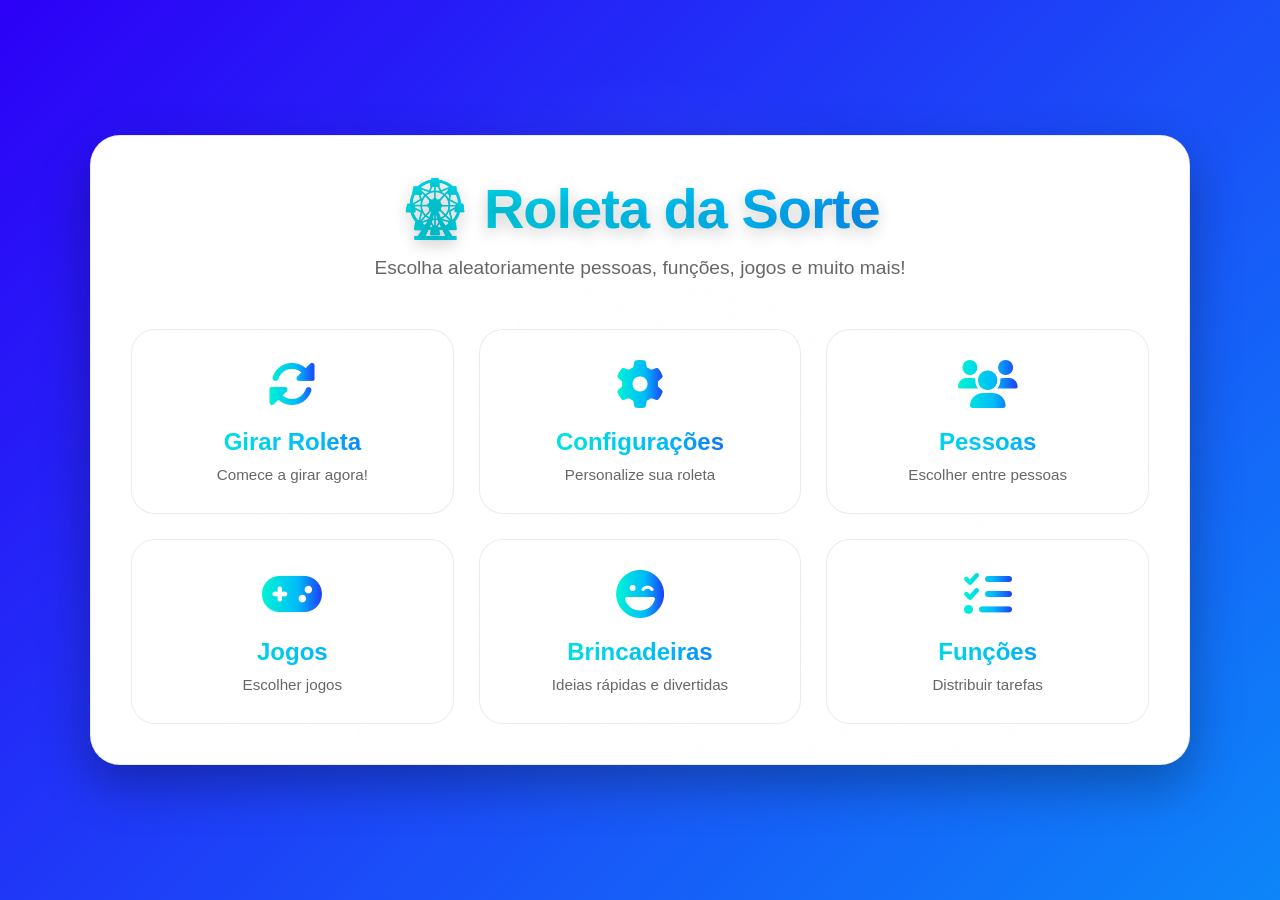
<file: index.html>
<!DOCTYPE html>
<html lang="pt-BR">
<head>
    <meta charset="UTF-8">
    <meta name="viewport" content="width=device-width, initial-scale=1.0">
    <title>Roleta da Sorte</title>
    <link rel="stylesheet" href="css/style.css">
    <link rel="stylesheet" href="css/themes.css">
    <link rel="stylesheet" href="css/responsive.css">
    <link rel="stylesheet" href="https://cdnjs.cloudflare.com/ajax/libs/font-awesome/6.0.0/css/all.min.css">
</head>
<body class="theme-rgb">
    <div class="container">
        <header>
            <h1 data-text="🎡 Roleta da Sorte">🎡 Roleta da Sorte</h1>
            <p>Escolha aleatoriamente pessoas, funções, jogos e muito mais!</p>
        </header>
        
        <div class="options-grid">
            <a href="wheel.html" class="option-card">
                <i class="fas fa-sync-alt"></i>
                <h2>Girar Roleta</h2>
                <p>Comece a girar agora!</p>
            </a>
            
            <a href="settings.html" class="option-card">
                <i class="fas fa-cog"></i>
                <h2>Configurações</h2>
                <p>Personalize sua roleta</p>
            </a>
            
            <a href="#" class="option-card" onclick="loadPreset('pessoas')">
                <i class="fas fa-users"></i>
                <h2>Pessoas</h2>
                <p>Escolher entre pessoas</p>
            </a>
            
            <a href="#" class="option-card" onclick="loadPreset('jogos')">
                <i class="fas fa-gamepad"></i>
                <h2>Jogos</h2>
                <p>Escolher jogos</p>
            </a>

            <a href="#" class="option-card" onclick="loadPreset('brincadeiras')">
                <i class="fas fa-face-laugh-wink"></i>
                <h2>Brincadeiras</h2>
                <p>Ideias rápidas e divertidas</p>
            </a>

            <a href="#" class="option-card" onclick="loadPreset('funcoes')">
                <i class="fas fa-list-check"></i>
                <h2>Funções</h2>
                <p>Distribuir tarefas</p>
            </a>
        </div>
    </div>
    
    <script src="js/main.js"></script>
</body>
</html>
</file>
<file: css/style.css>
* {
    margin: 0;
    padding: 0;
    box-sizing: border-box;
    font-family: 'Segoe UI', Tahoma, Geneva, Verdana, sans-serif;
}

:root {
    --primary-gradient: linear-gradient(135deg, #667eea 0%, #764ba2 100%);
    --glass-bg: rgba(255, 255, 255, 0.1);
    --glass-border: rgba(255, 255, 255, 0.2);
    --text-primary: #ffffff;
    --text-secondary: #e0e0e0;
    --accent: #ffd700;
}

body {
    min-height: 100vh;
    display: flex;
    align-items: center;
    justify-content: center;
    padding: 20px;
    background: var(--bg-primary);
    color: var(--text-primary);
    overflow-x: hidden;
}

body.theme-rgb {
    background-size: 400% 400%;
    animation: rgbBgShift 14s ease infinite;
}

body.theme-neon,
body.theme-pastel,
body.theme-dark,
body.theme-colorido,
body.theme-minimalista,
body.theme-fire,
body.theme-ice,
body.theme-nature,
body.theme-retro,
body.theme-space,
body.theme-citrus,
body.theme-goth,
body.theme-tropical,
body.theme-gaming {
    background-size: 400% 400%;
    animation: themeBgShift 18s ease infinite;
}

/* Efeitos dinâmicos por tema */
body.theme-neon .container {
    box-shadow: 0 0 30px rgba(0, 255, 204, 0.45), 0 0 60px rgba(255, 0, 255, 0.25);
    animation: neonGlow 3.5s ease-in-out infinite;
}

@keyframes neonGlow {
    0%, 100% { box-shadow: 0 0 20px rgba(0, 255, 204, 0.35), 0 0 50px rgba(255, 0, 255, 0.2); }
    50% { box-shadow: 0 0 35px rgba(0, 255, 204, 0.6), 0 0 80px rgba(255, 0, 255, 0.35); }
}

body.theme-pastel .container::after {
    animation: floatAura 22s ease-in-out infinite;
    opacity: 0.5;
}

body.theme-dark .wheel-pointer::before {
    background: radial-gradient(circle, rgba(58, 134, 255, 0.6), transparent 60%);
}

body.theme-colorido .option-card:hover {
    filter: saturate(1.1);
}

body.theme-minimalista .container {
    box-shadow: 0 18px 45px rgba(0, 0, 0, 0.08);
}

body.theme-fire .spin-button {
    animation: firePulse 1.6s ease-in-out infinite;
}

@keyframes firePulse {
    0%, 100% { box-shadow: 0 10px 30px rgba(255, 81, 47, 0.6); }
    50% { box-shadow: 0 14px 45px rgba(255, 154, 0, 0.8); }
}

body.theme-ice .wheel-container {
    filter: drop-shadow(0 0 18px rgba(123, 200, 255, 0.5));
}

body.theme-nature .spin-button {
    background: linear-gradient(135deg, #2ecc71, #12d8a0);
}

body.theme-retro header h1 {
    text-shadow: 0 0 15px rgba(247, 37, 133, 0.6);
}

/* Galáxia dinâmica */
body.theme-space::after {
    content: '';
    position: fixed;
    inset: 0;
    background:
        radial-gradient(circle at 20% 20%, rgba(255,255,255,0.12) 0 2px, transparent 3px) 0 0 / 140px 140px,
        radial-gradient(circle at 80% 30%, rgba(255,255,255,0.1) 0 1.5px, transparent 3px) 0 0 / 200px 200px,
        radial-gradient(circle at 50% 80%, rgba(124, 58, 237, 0.15) 0%, transparent 35%);
    animation: starDrift 30s linear infinite;
    z-index: -1;
    pointer-events: none;
}

@keyframes starDrift {
    0% { background-position: 0 0, 0 0, 0 0; }
    100% { background-position: 300px 600px, -400px 500px, 0 0; }
}

body.theme-citrus .spin-button {
    background: linear-gradient(135deg, #ff9f1c, #f9d423);
}

body.theme-goth .container {
    box-shadow: 0 0 35px rgba(155, 93, 229, 0.35);
}

body.theme-goth::after {
    content: '';
    position: fixed;
    inset: 0;
    background:
        radial-gradient(circle at 20% 20%, rgba(155, 93, 229, 0.15) 0%, transparent 40%),
        radial-gradient(circle at 80% 70%, rgba(241, 91, 181, 0.12) 0%, transparent 45%);
    animation: gothMist 18s ease-in-out infinite;
    z-index: -1;
    pointer-events: none;
}

@keyframes gothMist {
    0%, 100% { opacity: 0.5; }
    50% { opacity: 0.9; }
}

body.theme-retro::after {
    content: '';
    position: fixed;
    inset: 0;
    background:
        linear-gradient(transparent 0 2px, rgba(0,0,0,0.08) 2px 4px),
        radial-gradient(circle at 50% 20%, rgba(255, 255, 255, 0.08) 0%, transparent 40%);
    background-size: 100% 4px, 100% 100%;
    animation: scanlines 3.5s linear infinite;
    z-index: -1;
    pointer-events: none;
}

body.theme-retro::before {
    content: '';
    position: fixed;
    inset: 0;
    background: repeating-linear-gradient(
        0deg,
        rgba(0,0,0,0.04) 0px,
        rgba(0,0,0,0.04) 1px,
        transparent 2px,
        transparent 4px
    );
    opacity: 0.35;
    animation: scanlinesSoft 6s linear infinite;
    z-index: -1;
    pointer-events: none;
}

@keyframes scanlines {
    0% { background-position: 0 0, 0 0; }
    100% { background-position: 0 8px, 0 0; }
}

@keyframes scanlinesSoft {
    0% { background-position: 0 0; }
    100% { background-position: 0 12px; }
}

body.theme-retro .option-card i {
    filter: drop-shadow(0 0 6px rgba(247, 37, 133, 0.6));
    animation: retroIconGlow 2.4s ease-in-out infinite;
}

@keyframes retroIconGlow {
    0%, 100% { filter: drop-shadow(0 0 6px rgba(247, 37, 133, 0.6)); }
    50% { filter: drop-shadow(0 0 14px rgba(76, 201, 240, 0.8)); }
}

body.theme-gaming::after {
    content: '';
    position: fixed;
    inset: 0;
    background:
        radial-gradient(circle, rgba(0, 245, 212, 0.2) 0 2px, transparent 3px) 0 0 / 120px 120px,
        radial-gradient(circle, rgba(0, 187, 249, 0.18) 0 2px, transparent 3px) 60px 80px / 140px 140px;
    animation: pixelDrift 14s linear infinite;
    z-index: -1;
    pointer-events: none;
}

/* Brilho pulsante nos botões por tema */
body.theme-neon .spin-button,
body.theme-neon .btn-config,
body.theme-neon .btn-retry {
    animation: themeButtonPulse 2.2s ease-in-out infinite;
}

body.theme-fire .spin-button,
body.theme-fire .btn-config,
body.theme-fire .btn-retry {
    animation: themeButtonPulse 1.6s ease-in-out infinite;
}

body.theme-ice .spin-button,
body.theme-ice .btn-config,
body.theme-ice .btn-retry {
    animation: themeButtonPulse 2.4s ease-in-out infinite;
}

body.theme-gaming .spin-button,
body.theme-gaming .btn-config,
body.theme-gaming .btn-retry {
    animation: themeButtonPulse 1.8s ease-in-out infinite;
}

body.theme-gaming .spin-button,
body.theme-gaming .btn-config,
body.theme-gaming .btn-retry {
    position: relative;
    overflow: hidden;
}

body.theme-gaming .spin-button::before,
body.theme-gaming .btn-config::before,
body.theme-gaming .btn-retry::before {
    content: '';
    position: absolute;
    inset: -2px;
    background: linear-gradient(90deg, rgba(0,245,212,0.35), rgba(0,187,249,0.25), rgba(247,37,133,0.25));
    opacity: 0;
    mix-blend-mode: screen;
    animation: gamingGlitch 3s infinite;
    pointer-events: none;
}

@keyframes gamingGlitch {
    0%, 90%, 100% { opacity: 0; transform: translate(0); }
    92% { opacity: 0.7; transform: translate(-2px, 1px); }
    94% { opacity: 0.4; transform: translate(2px, -1px); }
    96% { opacity: 0.6; transform: translate(-1px, 2px); }
    98% { opacity: 0; transform: translate(0); }
}

body.theme-gaming .option-card {
    position: relative;
    overflow: hidden;
}

body.theme-gaming .option-card::after {
    content: '';
    position: absolute;
    inset: -4px;
    background: linear-gradient(90deg, rgba(0,245,212,0.2), rgba(0,187,249,0.18), rgba(247,37,133,0.18));
    opacity: 0;
    mix-blend-mode: screen;
    animation: gamingCardGlitch 4s infinite;
    pointer-events: none;
}

@keyframes gamingCardGlitch {
    0%, 92%, 100% { opacity: 0; transform: translate(0); }
    94% { opacity: 0.45; transform: translate(2px, -1px); }
    96% { opacity: 0.25; transform: translate(-2px, 1px); }
    98% { opacity: 0; transform: translate(0); }
}

@keyframes themeButtonPulse {
    0%, 100% { box-shadow: 0 10px 30px rgba(0, 0, 0, 0.15); }
    50% { box-shadow: 0 14px 40px rgba(0, 0, 0, 0.35); }
}

/* Glitch retrô/gaming */
body.theme-retro header h1,
body.theme-gaming header h1 {
    position: relative;
    animation: glitchShift 2.8s infinite;
}

body.theme-retro header h1::before,
body.theme-retro header h1::after,
body.theme-gaming header h1::before,
body.theme-gaming header h1::after {
    content: attr(data-text);
    position: absolute;
    left: 0;
    top: 0;
    width: 100%;
    overflow: hidden;
    color: var(--accent);
    opacity: 0.6;
    z-index: -1;
}

body.theme-retro header h1::before,
body.theme-gaming header h1::before {
    transform: translate(2px, -1px);
    clip-path: inset(0 0 60% 0);
}

body.theme-retro header h1::after,
body.theme-gaming header h1::after {
    transform: translate(-2px, 1px);
    clip-path: inset(40% 0 0 0);
}

@keyframes glitchShift {
    0%, 100% { transform: translate(0); }
    20% { transform: translate(1px, -1px); }
    40% { transform: translate(-1px, 1px); }
    60% { transform: translate(2px, 0); }
    80% { transform: translate(-2px, 0); }
}

@keyframes pixelDrift {
    0% { background-position: 0 0, 60px 80px; }
    100% { background-position: 240px -240px, 300px -120px; }
}

body.theme-tropical .option-card i {
    filter: drop-shadow(0 0 6px rgba(6, 214, 160, 0.6));
}

body.theme-gaming .spin-button {
    box-shadow: 0 0 25px rgba(0, 245, 212, 0.5);
}

/* Partículas temáticas */
body.theme-fire::after {
    content: '';
    position: fixed;
    inset: 0;
    background:
        radial-gradient(circle, rgba(255, 81, 47, 0.25) 0 2px, transparent 3px) 0 0 / 120px 120px,
        radial-gradient(circle, rgba(255, 154, 0, 0.22) 0 2px, transparent 3px) 60px 80px / 140px 140px;
    animation: emberDrift 12s linear infinite;
    z-index: -1;
    pointer-events: none;
}

body.theme-fire .container::before {
    content: '';
    position: absolute;
    inset: -40% 0 0 0;
    background: radial-gradient(circle, rgba(255, 154, 0, 0.15), transparent 60%);
    filter: blur(18px);
    animation: heatWave 6s ease-in-out infinite;
    pointer-events: none;
    z-index: 0;
}

@keyframes emberDrift {
    0% { background-position: 0 0, 60px 80px; }
    100% { background-position: 0 -400px, 60px -320px; }
}

@keyframes heatWave {
    0%, 100% { transform: translateY(0) scale(1); opacity: 0.6; }
    50% { transform: translateY(-25px) scale(1.05); opacity: 0.9; }
}

body.theme-ice::after {
    content: '';
    position: fixed;
    inset: 0;
    background:
        radial-gradient(circle, rgba(255, 255, 255, 0.6) 0 1px, transparent 2px) 0 0 / 90px 90px,
        radial-gradient(circle, rgba(255, 255, 255, 0.45) 0 1px, transparent 2px) 40px 60px / 110px 110px;
    animation: snowFall 18s linear infinite;
    z-index: -1;
    pointer-events: none;
}

body.theme-ice .container::before {
    content: '';
    position: absolute;
    inset: -30% 0 0 0;
    background: linear-gradient(120deg, transparent 0%, rgba(123, 200, 255, 0.25) 45%, transparent 60%);
    animation: iceShine 5.5s ease-in-out infinite;
    pointer-events: none;
    z-index: 0;
}

@keyframes snowFall {
    0% { background-position: 0 -200px, 40px -140px; }
    100% { background-position: 0 600px, 40px 520px; }
}

@keyframes iceShine {
    0% { transform: translateX(-40%) rotate(2deg); opacity: 0; }
    50% { opacity: 0.7; }
    100% { transform: translateX(40%) rotate(2deg); opacity: 0; }
}

body.theme-nature::after {
    content: '';
    position: fixed;
    inset: 0;
    background:
        radial-gradient(circle, rgba(46, 204, 113, 0.25) 0 2px, transparent 3px) 0 0 / 160px 160px,
        radial-gradient(circle, rgba(18, 216, 160, 0.2) 0 2px, transparent 3px) 80px 120px / 180px 180px;
    animation: leafFloat 20s ease-in-out infinite;
    z-index: -1;
    pointer-events: none;
}

body.theme-nature .container::before {
    content: '';
    position: absolute;
    inset: -20% 0 0 0;
    background: radial-gradient(circle at 20% 30%, rgba(46, 204, 113, 0.15), transparent 55%),
                radial-gradient(circle at 80% 70%, rgba(18, 216, 160, 0.12), transparent 55%);
    animation: natureBreeze 10s ease-in-out infinite;
    pointer-events: none;
    z-index: 0;
}

@keyframes leafFloat {
    0% { background-position: 0 0, 80px 120px; }
    50% { background-position: 120px -60px, 200px 40px; }
    100% { background-position: 0 0, 80px 120px; }
}

@keyframes natureBreeze {
    0%, 100% { transform: translateY(0) scale(1); opacity: 0.7; }
    50% { transform: translateY(-18px) scale(1.03); opacity: 1; }
}

body.theme-tropical::after {
    content: '';
    position: fixed;
    inset: 0;
    background:
        radial-gradient(circle, rgba(6, 214, 160, 0.2) 0 2px, transparent 3px) 0 0 / 150px 150px,
        radial-gradient(circle, rgba(239, 71, 111, 0.18) 0 2px, transparent 3px) 70px 90px / 170px 170px;
    animation: bubbleRise 16s linear infinite;
    z-index: -1;
    pointer-events: none;
}

@keyframes bubbleRise {
    0% { background-position: 0 200px, 70px 140px; }
    100% { background-position: 0 -400px, 70px -320px; }
}

@keyframes themeBgShift {
    0% { background-position: 0% 50%; }
    50% { background-position: 100% 50%; }
    100% { background-position: 0% 50%; }
}

body.theme-rgb .rgb-text,
body.theme-rgb header h1,
body.theme-rgb .option-card i,
body.theme-rgb .option-card h2,
body.theme-rgb .result-modal h2 {
    background: linear-gradient(90deg, #00f5d4, #00bbf9, #2d00f7, #f72585, #f9c74f, #06d6a0);
    background-size: 300% 300%;
    -webkit-background-clip: text;
    -webkit-text-fill-color: transparent;
    background-clip: text;
    color: transparent;
    animation: rgbTextShift 6s linear infinite;
}

@keyframes rgbTextShift {
    0% { background-position: 0% 50%; }
    50% { background-position: 100% 50%; }
    100% { background-position: 0% 50%; }
}

@keyframes rgbBgShift {
    0% { background-position: 0% 50%; }
    50% { background-position: 100% 50%; }
    100% { background-position: 0% 50%; }
}

/* Background Animation */
body::before {
    content: '';
    position: fixed;
    top: 0;
    left: 0;
    width: 100%;
    height: 100%;
    background: radial-gradient(circle at 50% 50%, rgba(255,255,255,0.1) 0%, transparent 50%);
    animation: bgPulse 10s infinite alternate;
    z-index: -1;
    pointer-events: none;
}

@keyframes bgPulse {
    0% { transform: scale(1); opacity: 0.3; }
    100% { transform: scale(1.5); opacity: 0.1; }
}

.container {
    max-width: 1200px;
    width: 100%;
    margin: 0 auto;
    padding: 40px;
    border-radius: 30px;
    background: var(--glass-bg);
    backdrop-filter: blur(20px);
    -webkit-backdrop-filter: blur(20px);
    border: 1px solid var(--glass-border);
    box-shadow: 0 20px 50px rgba(0, 0, 0, 0.3);
    animation: fadeIn 0.8s ease-out;
    position: relative;
    overflow: hidden;
}

.container > * {
    position: relative;
    z-index: 1;
}

.container::after {
    content: '';
    position: absolute;
    inset: -30%;
    background: radial-gradient(circle at 20% 20%, rgba(255,255,255,0.12), transparent 40%),
                radial-gradient(circle at 80% 30%, rgba(255,255,255,0.08), transparent 45%),
                radial-gradient(circle at 50% 80%, rgba(255,255,255,0.1), transparent 40%);
    opacity: 0.6;
    pointer-events: none;
    animation: floatAura 18s ease-in-out infinite;
}

@keyframes floatAura {
    0% { transform: translateY(0); }
    50% { transform: translateY(-20px); }
    100% { transform: translateY(0); }
}
@keyframes fadeIn {
    from { opacity: 0; transform: translateY(20px); }
    to { opacity: 1; transform: translateY(0); }
}

header {
    text-align: center;
    margin-bottom: 50px;
    position: relative;
}

@keyframes pulseGlow {
    0%, 100% { box-shadow: 0 10px 30px rgba(255, 75, 43, 0.4); }
    50% { box-shadow: 0 18px 45px rgba(255, 75, 43, 0.7); }
}
header h1 {
    font-size: 3.5em;
    margin-bottom: 15px;
    background: linear-gradient(to right, var(--text-primary), var(--accent));
    -webkit-background-clip: text;
    -webkit-text-fill-color: transparent;
    background-clip: text;
    text-shadow: 0 5px 15px rgba(0,0,0,0.2);
    letter-spacing: -1px;
}


header p {
    font-size: 1.2em;
    color: var(--muted-text);
    font-weight: 300;
}

.muted {
    color: var(--muted-text);
    font-size: 0.95em;
    margin: 8px 0 12px;
}

/* Botões */
button, .btn-back, .btn-config, .btn-retry, .btn-save, .btn-default {
    border: none;
    cursor: pointer;
    font-size: 1rem;
    font-weight: 600;
    border-radius: 15px;
    padding: 14px 24px;
    transition: all 0.3s cubic-bezier(0.4, 0, 0.2, 1);
    text-transform: uppercase;
    letter-spacing: 0.5px;
    position: relative;
    overflow: hidden;
}

button::after {
    content: '';
    position: absolute;
    top: 0;
    left: 0;
    width: 100%;
    height: 100%;
    background: linear-gradient(rgba(255,255,255,0.2), transparent);
    opacity: 0;
    transition: opacity 0.3s;
}

button:hover::after {
    opacity: 1;
}

button:hover, .btn-back:hover, .btn-config:hover, .btn-retry:hover {
    transform: translateY(-3px) scale(1.02);
    box-shadow: 0 10px 25px rgba(0, 0, 0, 0.3);
}

button:active {
    transform: translateY(-1px);
}

/* Botão Voltar Corrigido */
.btn-back {
    position: absolute;
    left: 20px;
    top: 20px;
    background: rgba(255, 255, 255, 0.12);
    color: var(--text-primary);
    text-decoration: none;
    display: flex;
    align-items: center;
    gap: 8px;
    padding: 10px 20px;
    border: 1px solid rgba(255,255,255,0.35);
    backdrop-filter: blur(5px);
    z-index: 100;
    box-shadow: 0 8px 20px rgba(0,0,0,0.2);
}

.btn-back:hover {
    background: rgba(255, 255, 255, 0.25);
    border-color: rgba(255,255,255,0.7);
}

.btn-back:focus-visible {
    outline: 2px solid #ffd700;
    outline-offset: 3px;
}

.theme-minimalista .btn-back,
.theme-pastel .btn-back {
    background: rgba(0, 0, 0, 0.08);
    color: #111;
    border-color: rgba(0, 0, 0, 0.2);
}

.btn-config, .btn-retry {
    background: linear-gradient(45deg, #00c6ff, #0072ff);
    color: #fff;
}

.btn-save {
    background: linear-gradient(45deg, #00b09b, #96c93d);
    color: #fff;
}

.btn-default {
    background: var(--panel-bg);
    color: var(--text-primary);
    border: 1px solid var(--panel-border);
}

.btn-danger {
    background: linear-gradient(45deg, #ff416c, #ff4b2b);
    color: #fff;
}

/* Cards da home */
.options-grid {
    display: grid;
    grid-template-columns: repeat(auto-fit, minmax(240px, 1fr));
    gap: 25px;
}

.option-card {
    background: var(--card-bg);
    border-radius: 24px;
    padding: 30px;
    text-align: center;
    text-decoration: none;
    color: var(--text-primary);
    border: 1px solid var(--card-border);
    transition: all 0.4s cubic-bezier(0.175, 0.885, 0.32, 1.275);
    position: relative;
    overflow: hidden;
}

.option-card::before {
    content: '';
    position: absolute;
    top: 0;
    left: 0;
    width: 100%;
    height: 100%;
    background: linear-gradient(45deg, transparent, rgba(255,255,255,0.1), transparent);
    transform: translateX(-100%);
    transition: 0.5s;
}

.option-card:hover::before {
    transform: translateX(100%);
}

.option-card:hover {
    transform: translateY(-10px);
    background: color-mix(in srgb, var(--card-bg) 70%, #ffffff 30%);
    box-shadow: 0 15px 35px rgba(0, 0, 0, 0.2);
    border-color: color-mix(in srgb, var(--card-border) 60%, #ffffff 40%);
}

.option-card i {
    font-size: 3em;
    margin-bottom: 20px;
    background: linear-gradient(45deg, var(--accent), color-mix(in srgb, var(--accent) 60%, #ffffff 40%));
    -webkit-background-clip: text;
    -webkit-text-fill-color: transparent;
    background-clip: text;
    transition: transform 0.3s;
}


.option-card:hover i {
    transform: scale(1.2) rotate(5deg);
}

.option-card h2 {
    font-size: 1.5em;
    margin-bottom: 10px;
}

.option-card p {
    color: var(--muted-text);
    font-size: 0.95em;
}

/* Roleta */
.wheel-container {
    position: relative;
    width: 100%;
    max-width: 600px;
    margin: 0 auto 50px;
    padding: 20px;
}

#wheel {
    width: 100%;
    height: auto;
    max-width: 600px;
    aspect-ratio: 1/1;
    margin: 0 auto;
    display: block;
    filter: drop-shadow(0 20px 40px rgba(0, 0, 0, 0.4));
    transition: filter 0.3s;
}

.wheel-container.spinning #wheel {
    filter: drop-shadow(0 30px 50px rgba(255, 215, 0, 0.35));
}

.wheel-container.winner #wheel {
    filter: drop-shadow(0 35px 60px rgba(0, 255, 140, 0.5));
}
.wheel-pointer {
    position: absolute;
    top: 0;
    left: 50%;
    transform: translateX(-50%);
    width: 40px;
    height: 50px;
    background: color-mix(in srgb, var(--text-primary) 35%, #000 65%);
    clip-path: polygon(0 0, 100% 0, 50% 100%);
    z-index: 10;
    filter: drop-shadow(0 4px 6px rgba(0,0,0,0.3));
}

.wheel-container.spinning .wheel-pointer {
    animation: pointerWiggle 0.15s ease-in-out infinite;
}

.wheel-pointer::before {
    content: '';
    position: absolute;
    inset: -6px;
    border-radius: 12px;
    background: radial-gradient(circle, rgba(255, 215, 0, 0.5), transparent 60%);
    opacity: 0.6;
    z-index: -1;
}

.wheel-pointer::after {
    content: '';
    position: absolute;
    top: 0;
    left: 50%;
    transform: translateX(-50%);
    width: 30px;
    height: 10px;
    background: var(--accent);
}

@keyframes pointerWiggle {
    0% { transform: translateX(-50%) rotate(0deg); }
    50% { transform: translateX(-50%) rotate(6deg); }
    100% { transform: translateX(-50%) rotate(0deg); }
}

.spin-button {
    background: linear-gradient(45deg, #ff416c, #ff4b2b);
    color: white;
    border: none;
    padding: 25px 70px;
    font-size: 1.8em;
    font-weight: 800;
    border-radius: 60px;
    cursor: pointer;
    margin: 40px auto 20px;
    display: block;
    box-shadow: 0 10px 30px rgba(255, 75, 43, 0.4);
    transition: all 0.3s cubic-bezier(0.175, 0.885, 0.32, 1.275);
    text-shadow: 0 2px 4px rgba(0,0,0,0.2);
    position: relative;
}

.spin-button.pulse {
    animation: pulseGlow 1.6s ease-in-out infinite;
}

.spin-button::after {
    content: '';
    position: absolute;
    inset: -6px;
    border-radius: 999px;
    border: 2px solid rgba(255, 255, 255, 0.2);
    opacity: 0;
    transition: opacity 0.3s ease;
}

.spin-button:hover {
    transform: scale(1.1);
    box-shadow: 0 15px 40px rgba(255, 75, 43, 0.6);
}

.spin-button:hover::after {
    opacity: 1;
}

.spin-button:active {
    transform: scale(0.95);
}

.spin-button:disabled {
    opacity: 0.6;
    cursor: not-allowed;
    transform: none;
    filter: grayscale(1);
}

/* Resultado */
.result-modal {
    text-align: center;
    margin-top: 40px;
    padding: 40px;
    background: var(--panel-bg);
    border-radius: 24px;
    backdrop-filter: blur(10px);
    border: 1px solid var(--panel-border);
    transform: scale(0.95);
    opacity: 0;
    transition: all 0.5s cubic-bezier(0.175, 0.885, 0.32, 1.275);
    position: relative;
    overflow: hidden;
}

.result-modal::after {
    content: '';
    position: absolute;
    inset: -20%;
    background: radial-gradient(circle, var(--flash-color, rgba(255, 255, 255, 0.6)), transparent 60%);
    opacity: 0;
    transform: scale(0.6);
    pointer-events: none;
}

.result-modal.flash::after {
    animation: modalFlash 0.8s ease-out;
}

@keyframes modalFlash {
    0% { opacity: 0; transform: scale(0.6); }
    40% { opacity: 0.8; transform: scale(1); }
    100% { opacity: 0; transform: scale(1.2); }
}

.result-modal.show {
    transform: scale(1);
    opacity: 1;
}

.result-modal h2 {
    font-size: 2.5em;
    margin-bottom: 20px;
    color: var(--accent);
    text-shadow: 0 2px 10px rgba(0,0,0,0.3);
}

.result-modal #result-text {
    font-size: 4em;
    font-weight: 800;
    color: var(--text-primary);
    margin: 20px 0;
    min-height: 100px;
    display: flex;
    align-items: center;
    justify-content: center;
    text-shadow: 0 4px 20px rgba(0,0,0,0.4);
    position: relative;
    isolation: isolate;
}

.empty-warning {
    margin-top: 18px;
    padding: 14px 18px;
    border-radius: 16px;
    background: var(--panel-bg);
    border: 1px dashed var(--panel-border);
    color: var(--text-primary);
    font-weight: 600;
    text-align: center;
    display: none;
}

.empty-warning.show {
    display: block;
    animation: slideUp 0.4s ease-out;
}

.result-modal #result-text.sparkle {
    text-shadow:
        0 0 8px rgba(255, 215, 0, 0.6),
        0 0 22px rgba(255, 215, 0, 0.4),
        0 6px 20px rgba(0,0,0,0.4);
}

.result-modal #result-text.sparkle::after {
    content: '';
    position: absolute;
    inset: -18px;
    background:
        radial-gradient(circle, rgba(255,255,255,0.9) 0 2px, transparent 3px) 10% 20% / 120px 120px,
        radial-gradient(circle, rgba(255,215,0,0.9) 0 2px, transparent 3px) 70% 30% / 140px 140px,
        radial-gradient(circle, rgba(255,255,255,0.8) 0 1.5px, transparent 3px) 30% 70% / 110px 110px,
        radial-gradient(circle, rgba(255,215,0,0.8) 0 2px, transparent 3px) 80% 80% / 130px 130px;
    opacity: 0;
    animation: sparkleBurst 1.2s ease-out forwards;
    pointer-events: none;
    z-index: -1;
}

@keyframes sparkleBurst {
    0% { opacity: 0; transform: scale(0.8); }
    40% { opacity: 1; }
    100% { opacity: 0; transform: scale(1.2); }
}

/* Indicador do Cheat */
.cheat-indicator {
    display: flex;
    align-items: center;
    justify-content: center;
    margin: 0 auto 20px;
    width: fit-content;
    padding: 10px 18px;
    border-radius: 999px;
    background: rgba(255, 255, 255, 0.08);
    border: 1px solid rgba(255, 255, 255, 0.2);
    color: var(--text-primary);
    font-weight: 700;
    letter-spacing: 0.5px;
    text-transform: uppercase;
    box-shadow: 0 8px 20px rgba(0,0,0,0.15);
    gap: 8px;
}

.cheat-indicator.active {
    background: rgba(255, 215, 0, 0.15);
    border-color: rgba(255, 215, 0, 0.6);
    color: #ffd700;
}

.cheat-indicator.used {
    background: rgba(0, 255, 140, 0.18);
    border-color: rgba(0, 255, 140, 0.6);
    color: #00ff8c;
    animation: glowPulse 1.2s ease-in-out infinite;
}

@keyframes glowPulse {
    0%, 100% { box-shadow: 0 0 0 rgba(0, 255, 140, 0.2); }
    50% { box-shadow: 0 0 20px rgba(0, 255, 140, 0.5); }
}

/* Configurações */
.settings-tabs {
    display: flex;
    flex-wrap: wrap;
    gap: 15px;
    margin-bottom: 30px;
    justify-content: center;
}

.tab-btn {
    background: var(--panel-bg);
    color: var(--text-primary);
    padding: 12px 24px;
    border-radius: 50px;
}

.tab-btn.active {
    background: var(--accent);
    color: var(--accent-contrast);
    box-shadow: 0 5px 15px rgba(0,0,0,0.2);
}

.tab-content {
    display: none;
    background: var(--panel-bg);
    padding: 30px;
    border-radius: 24px;
    margin-bottom: 30px;
    border: 1px solid var(--panel-border);
}

.tab-content.active {
    display: block;
    animation: slideUp 0.4s ease-out;
}

@keyframes slideUp {
    from { opacity: 0; transform: translateY(20px); }
    to { opacity: 1; transform: translateY(0); }
}

.item-row {
    background: var(--card-bg);
    border: 1px solid var(--card-border);
    transition: transform 0.2s;
}

.item-row:hover {
    transform: translateX(5px);
    background: color-mix(in srgb, var(--card-bg) 70%, #ffffff 30%);
}

.item-input input {
    background: var(--input-bg);
    border: 1px solid var(--panel-border);
    color: var(--input-text);
}

.item-input input:focus {
    outline: none;
    border-color: var(--accent);
    background: color-mix(in srgb, var(--input-bg) 70%, #000 30%);
}

.wheel-colors {
    display: grid;
    grid-template-columns: repeat(auto-fit, minmax(48px, 1fr));
    gap: 10px;
    margin-bottom: 12px;
}

.wheel-colors input[type="color"] {
    width: 100%;
    height: 44px;
    border: 1px solid var(--panel-border);
    border-radius: 12px;
    background: var(--input-bg);
    padding: 4px;
}

/* Responsividade */
@media (max-width: 768px) {
    header h1 { font-size: 2.5em; }
    .spin-button { padding: 20px 50px; font-size: 1.4em; }
    .result-modal #result-text { font-size: 2.5em; }
    .container { padding: 20px; }
    .btn-back { position: relative; top: 0; left: 0; margin-bottom: 20px; display: inline-flex; }
}
</file>
<file: css/themes.css>
:root {
    --cor-base: #ff0000;
    --saturacao: 80%;
    --brilho: 50%;
    --bg-primary: linear-gradient(135deg, #667eea 0%, #764ba2 100%);
    --bg-secondary: #f8f9fa;
    --text-primary: #ffffff;
    --text-secondary: #333333;
    --accent-contrast: #111111;
    --muted-text: rgba(255, 255, 255, 0.85);
    --panel-bg: rgba(255, 255, 255, 0.12);
    --panel-border: rgba(255, 255, 255, 0.2);
    --card-bg: rgba(255, 255, 255, 0.08);
    --card-border: rgba(255, 255, 255, 0.2);
    --input-bg: rgba(0, 0, 0, 0.2);
    --input-text: #ffffff;
}

/* Tema RGB */
.theme-rgb {
    --bg-primary: linear-gradient(135deg, #2d00f7 0%, #00bbf9 35%, #f72585 70%, #f9c74f 100%);
    --bg-secondary: #ffffff;
    --text-primary: #1f1f1f;
    --text-secondary: #3a3a3a;
    --accent: #f72585;
    --accent-contrast: #ffffff;
    --flash-color: rgba(255, 255, 255, 0.7);
    --muted-text: rgba(0, 0, 0, 0.6);
    --panel-bg: rgba(255, 255, 255, 0.9);
    --panel-border: rgba(0, 0, 0, 0.08);
    --card-bg: rgba(255, 255, 255, 0.75);
    --card-border: rgba(0, 0, 0, 0.08);
    --input-bg: rgba(255, 255, 255, 0.85);
    --input-text: #111111;
    --glass-bg: rgba(255, 255, 255, 0.85);
    --glass-border: rgba(0, 0, 0, 0.08);
}

/* Tema Neon */
.theme-neon {
    --bg-primary: #0a0a0a;
    --bg-secondary: #1a1a1a;
    --text-primary: #ffffff;
    --text-secondary: #00ffcc;
    --accent: #ff00ff;
    --accent-contrast: #ffffff;
    --flash-color: rgba(0, 255, 204, 0.8);
    --muted-text: rgba(255, 255, 255, 0.85);
    --panel-bg: rgba(255, 255, 255, 0.08);
    --panel-border: rgba(255, 255, 255, 0.2);
    --card-bg: rgba(255, 255, 255, 0.06);
    --card-border: rgba(255, 255, 255, 0.18);
    --input-bg: rgba(255, 255, 255, 0.08);
    --input-text: #ffffff;
    --glass-bg: rgba(15, 15, 15, 0.9);
    --glass-border: rgba(0, 255, 204, 0.35);
}

/* Tema Pastel */
.theme-pastel {
    --bg-primary: linear-gradient(135deg, #ff9a9e 0%, #fad0c4 100%);
    --bg-secondary: #fefefe;
    --text-primary: #555555;
    --text-secondary: #333333;
    --accent: #ffb5c2;
    --accent-contrast: #111111;
    --flash-color: rgba(255, 181, 194, 0.8);
    --muted-text: rgba(0, 0, 0, 0.6);
    --panel-bg: rgba(0, 0, 0, 0.04);
    --panel-border: rgba(0, 0, 0, 0.1);
    --card-bg: rgba(0, 0, 0, 0.03);
    --card-border: rgba(0, 0, 0, 0.08);
    --input-bg: rgba(0, 0, 0, 0.05);
    --input-text: #111111;
    --glass-bg: rgba(255, 255, 255, 0.92);
    --glass-border: rgba(0, 0, 0, 0.08);
}

/* Tema Dark */
.theme-dark {
    --bg-primary: #1e1e1e;
    --bg-secondary: #2d2d2d;
    --text-primary: #ffffff;
    --text-secondary: #cccccc;
    --accent: #3a86ff;
    --accent-contrast: #ffffff;
    --flash-color: rgba(58, 134, 255, 0.8);
    --muted-text: rgba(255, 255, 255, 0.75);
    --panel-bg: rgba(255, 255, 255, 0.08);
    --panel-border: rgba(255, 255, 255, 0.18);
    --card-bg: rgba(255, 255, 255, 0.06);
    --card-border: rgba(255, 255, 255, 0.16);
    --input-bg: rgba(255, 255, 255, 0.06);
    --input-text: #ffffff;
    --glass-bg: rgba(20, 20, 20, 0.88);
    --glass-border: rgba(255, 255, 255, 0.12);
}

/* Tema Colorido */
.theme-colorido {
    --bg-primary: linear-gradient(135deg, #ff416c 0%, #ff4b2b 100%);
    --bg-secondary: #ffffff;
    --text-primary: #1f1f1f;
    --text-secondary: #3a3a3a;
    --accent: #ffd166;
    --accent-contrast: #111111;
    --flash-color: rgba(255, 209, 102, 0.85);
    --muted-text: rgba(0, 0, 0, 0.6);
    --panel-bg: rgba(255, 255, 255, 0.9);
    --panel-border: rgba(0, 0, 0, 0.08);
    --card-bg: rgba(255, 255, 255, 0.75);
    --card-border: rgba(0, 0, 0, 0.08);
    --input-bg: rgba(255, 255, 255, 0.85);
    --input-text: #111111;
    --glass-bg: rgba(255, 255, 255, 0.85);
    --glass-border: rgba(0, 0, 0, 0.08);
}

/* Tema Minimalista */
.theme-minimalista {
    --bg-primary: #ffffff;
    --bg-secondary: #ffffff;
    --text-primary: #1f1f1f;
    --text-secondary: #3a3a3a;
    --accent: #111111;
    --accent-contrast: #ffffff;
    --flash-color: rgba(0, 0, 0, 0.2);
    --muted-text: rgba(0, 0, 0, 0.6);
    --panel-bg: rgba(0, 0, 0, 0.04);
    --panel-border: rgba(0, 0, 0, 0.08);
    --card-bg: rgba(0, 0, 0, 0.03);
    --card-border: rgba(0, 0, 0, 0.08);
    --input-bg: rgba(0, 0, 0, 0.04);
    --input-text: #111111;
    --glass-bg: rgba(255, 255, 255, 0.9);
    --glass-border: rgba(0, 0, 0, 0.08);
}

/* Tema Fire */
.theme-fire {
    --bg-primary: linear-gradient(135deg, #ff512f 0%, #dd2476 35%, #ff9a00 70%, #ff512f 100%);
    --bg-secondary: #ffffff;
    --text-primary: #1f1f1f;
    --text-secondary: #3a3a3a;
    --accent: #ff512f;
    --accent-contrast: #ffffff;
    --flash-color: rgba(255, 81, 47, 0.85);
    --muted-text: rgba(0, 0, 0, 0.6);
    --panel-bg: rgba(255, 255, 255, 0.9);
    --panel-border: rgba(255, 81, 47, 0.2);
    --card-bg: rgba(255, 255, 255, 0.8);
    --card-border: rgba(255, 81, 47, 0.18);
    --input-bg: rgba(255, 255, 255, 0.85);
    --input-text: #111111;
    --glass-bg: rgba(255, 255, 255, 0.88);
    --glass-border: rgba(255, 81, 47, 0.2);
}

/* Tema Ice */
.theme-ice {
    --bg-primary: linear-gradient(135deg, #a1c4fd 0%, #c2e9fb 40%, #d4fc79 100%);
    --bg-secondary: #ffffff;
    --text-primary: #1a3a5f;
    --text-secondary: #2c5282;
    --accent: #7bc8ff;
    --accent-contrast: #0b1d33;
    --flash-color: rgba(123, 200, 255, 0.9);
    --muted-text: rgba(26, 58, 95, 0.6);
    --panel-bg: rgba(255, 255, 255, 0.9);
    --panel-border: rgba(123, 200, 255, 0.25);
    --card-bg: rgba(255, 255, 255, 0.85);
    --card-border: rgba(123, 200, 255, 0.2);
    --input-bg: rgba(255, 255, 255, 0.9);
    --input-text: #1a3a5f;
    --glass-bg: rgba(255, 255, 255, 0.9);
    --glass-border: rgba(123, 200, 255, 0.25);
}

/* Tema Nature */
.theme-nature {
    --bg-primary: linear-gradient(135deg, #0f9b0f 0%, #12d8a0 45%, #f3f9a7 100%);
    --bg-secondary: #ffffff;
    --text-primary: #1f2d1f;
    --text-secondary: #2f3e2f;
    --accent: #2ecc71;
    --accent-contrast: #0b1a0f;
    --flash-color: rgba(46, 204, 113, 0.85);
    --muted-text: rgba(31, 45, 31, 0.6);
    --panel-bg: rgba(255, 255, 255, 0.92);
    --panel-border: rgba(46, 204, 113, 0.2);
    --card-bg: rgba(255, 255, 255, 0.85);
    --card-border: rgba(46, 204, 113, 0.18);
    --input-bg: rgba(255, 255, 255, 0.9);
    --input-text: #1f2d1f;
    --glass-bg: rgba(255, 255, 255, 0.9);
    --glass-border: rgba(46, 204, 113, 0.2);
}

/* Tema Retro */
.theme-retro {
    --bg-primary: linear-gradient(135deg, #2b1055 0%, #7597de 45%, #f72585 100%);
    --bg-secondary: #ffffff;
    --text-primary: #1b1b2f;
    --text-secondary: #2b2b44;
    --accent: #f72585;
    --accent-contrast: #ffffff;
    --flash-color: rgba(247, 37, 133, 0.9);
    --muted-text: rgba(27, 27, 47, 0.6);
    --panel-bg: rgba(255, 255, 255, 0.9);
    --panel-border: rgba(247, 37, 133, 0.2);
    --card-bg: rgba(255, 255, 255, 0.85);
    --card-border: rgba(247, 37, 133, 0.18);
    --input-bg: rgba(255, 255, 255, 0.9);
    --input-text: #1b1b2f;
    --glass-bg: rgba(255, 255, 255, 0.88);
    --glass-border: rgba(247, 37, 133, 0.2);
}

/* Tema Space */
.theme-space {
    --bg-primary: radial-gradient(circle at 20% 20%, #3a0ca3 0%, #000814 55%, #001d3d 100%);
    --bg-secondary: #0f172a;
    --text-primary: #e2e8f0;
    --text-secondary: #cbd5f5;
    --accent: #7c3aed;
    --accent-contrast: #ffffff;
    --flash-color: rgba(124, 58, 237, 0.9);
    --muted-text: rgba(226, 232, 240, 0.7);
    --panel-bg: rgba(15, 23, 42, 0.85);
    --panel-border: rgba(124, 58, 237, 0.35);
    --card-bg: rgba(15, 23, 42, 0.75);
    --card-border: rgba(124, 58, 237, 0.3);
    --input-bg: rgba(15, 23, 42, 0.8);
    --input-text: #e2e8f0;
    --glass-bg: rgba(15, 23, 42, 0.85);
    --glass-border: rgba(124, 58, 237, 0.35);
}

/* Tema Citrus */
.theme-citrus {
    --bg-primary: linear-gradient(135deg, #f9d423 0%, #ff4e50 45%, #ffe259 100%);
    --bg-secondary: #ffffff;
    --text-primary: #3a2c00;
    --text-secondary: #4a3a00;
    --accent: #ff9f1c;
    --accent-contrast: #2b1a00;
    --flash-color: rgba(255, 159, 28, 0.9);
    --muted-text: rgba(58, 44, 0, 0.6);
    --panel-bg: rgba(255, 255, 255, 0.9);
    --panel-border: rgba(255, 159, 28, 0.25);
    --card-bg: rgba(255, 255, 255, 0.85);
    --card-border: rgba(255, 159, 28, 0.2);
    --input-bg: rgba(255, 255, 255, 0.9);
    --input-text: #3a2c00;
    --glass-bg: rgba(255, 255, 255, 0.9);
    --glass-border: rgba(255, 159, 28, 0.25);
}

/* Tema Goth */
.theme-goth {
    --bg-primary: linear-gradient(135deg, #0f0f0f 0%, #1f1b2e 45%, #2a0a3d 100%);
    --bg-secondary: #0f0f0f;
    --text-primary: #f5e9ff;
    --text-secondary: #d1c4e9;
    --accent: #9b5de5;
    --accent-contrast: #ffffff;
    --flash-color: rgba(155, 93, 229, 0.9);
    --muted-text: rgba(245, 233, 255, 0.7);
    --panel-bg: rgba(15, 15, 15, 0.85);
    --panel-border: rgba(155, 93, 229, 0.35);
    --card-bg: rgba(15, 15, 15, 0.75);
    --card-border: rgba(155, 93, 229, 0.3);
    --input-bg: rgba(15, 15, 15, 0.8);
    --input-text: #f5e9ff;
    --glass-bg: rgba(15, 15, 15, 0.85);
    --glass-border: rgba(155, 93, 229, 0.35);
}

/* Tema Tropical */
.theme-tropical {
    --bg-primary: linear-gradient(135deg, #06d6a0 0%, #1b9aaa 40%, #f72585 100%);
    --bg-secondary: #ffffff;
    --text-primary: #0f2b2b;
    --text-secondary: #1f3b3b;
    --accent: #06d6a0;
    --accent-contrast: #0b1a1a;
    --flash-color: rgba(6, 214, 160, 0.9);
    --muted-text: rgba(15, 43, 43, 0.6);
    --panel-bg: rgba(255, 255, 255, 0.9);
    --panel-border: rgba(6, 214, 160, 0.25);
    --card-bg: rgba(255, 255, 255, 0.85);
    --card-border: rgba(6, 214, 160, 0.2);
    --input-bg: rgba(255, 255, 255, 0.9);
    --input-text: #0f2b2b;
    --glass-bg: rgba(255, 255, 255, 0.9);
    --glass-border: rgba(6, 214, 160, 0.25);
}

/* Tema Gaming */
.theme-gaming {
    --bg-primary: linear-gradient(135deg, #0b1320 0%, #1b1b3a 45%, #3a0ca3 100%);
    --bg-secondary: #0f172a;
    --text-primary: #f8fafc;
    --text-secondary: #e2e8f0;
    --accent: #00f5d4;
    --accent-contrast: #0b1a1a;
    --flash-color: rgba(0, 245, 212, 0.9);
    --muted-text: rgba(248, 250, 252, 0.7);
    --panel-bg: rgba(15, 23, 42, 0.85);
    --panel-border: rgba(0, 245, 212, 0.35);
    --card-bg: rgba(15, 23, 42, 0.75);
    --card-border: rgba(0, 245, 212, 0.3);
    --input-bg: rgba(15, 23, 42, 0.8);
    --input-text: #f8fafc;
    --glass-bg: rgba(15, 23, 42, 0.85);
    --glass-border: rgba(0, 245, 212, 0.35);
}

/* Estilos base aplicando variáveis */
body {
    background: var(--bg-primary);
    color: var(--text-primary);
    font-family: 'Segoe UI', Tahoma, Geneva, Verdana, sans-serif;
    transition: background 0.3s ease;
}

.container {
    background: var(--bg-secondary);
    color: var(--text-secondary);
}

.theme-btn {
    color: var(--text-secondary);
}
</file>
<file: css/responsive.css>
/* =====================================================
   RESPONSIVE CSS - Roleta da Sorte
   Suporte: Desktop, Tablet, Mobile (até 320px)
   ===================================================== */

/* ===== DESKTOP GRANDE (1200px+) ===== */
@media (min-width: 1200px) {
    .container {
        max-width: 1100px;
    }
    
    .options-grid {
        grid-template-columns: repeat(3, 1fr);
    }
    
    .wheel-container canvas {
        width: 600px;
        height: 600px;
    }
}

/* ===== TABLET LANDSCAPE (900px - 1199px) ===== */
@media (max-width: 1199px) and (min-width: 901px) {
    .container {
        max-width: 900px;
        padding: 30px;
    }
    
    header h1 {
        font-size: 2.5em;
    }
    
    .options-grid {
        grid-template-columns: repeat(3, 1fr);
        gap: 20px;
    }
    
    .wheel-container canvas {
        width: 500px;
        height: 500px;
    }
}

/* ===== TABLET PORTRAIT (601px - 900px) ===== */
@media (max-width: 900px) {
    .container {
        max-width: 100%;
        padding: 25px;
    }
    
    header h1 {
        font-size: 2.2em;
    }
    
    header p {
        font-size: 1em;
    }
    
    .options-grid {
        grid-template-columns: repeat(2, 1fr);
        gap: 18px;
    }
    
    .option-card {
        padding: 25px 20px;
    }
    
    .option-card i {
        font-size: 2.5em;
    }
    
    .option-card h2 {
        font-size: 1.3em;
    }
    
    /* Roleta */
    .wheel-container {
        margin: 20px auto;
    }
    
    .wheel-container canvas {
        width: 420px;
        height: 420px;
    }
    
    .spin-button {
        padding: 14px 35px;
        font-size: 1.1em;
    }
    
    .wheel-pointer {
        border-width: 18px 14px 18px 0;
    }
    
    /* Settings */
    .settings-tabs {
        flex-wrap: wrap;
        gap: 8px;
    }
    
    .tab-btn {
        flex: 1 1 auto;
        min-width: 80px;
        padding: 10px 15px;
        font-size: 0.95em;
    }
    
    .theme-selector {
        grid-template-columns: repeat(3, 1fr);
        gap: 10px;
    }
    
    .theme-btn {
        padding: 12px 15px;
        font-size: 0.9em;
    }
    
    .wheel-colors {
        grid-template-columns: repeat(3, 1fr);
    }
    
    .rgb-controls {
        grid-template-columns: 1fr;
    }
}

/* ===== MOBILE GRANDE (481px - 600px) ===== */
@media (max-width: 600px) {
    body {
        font-size: 15px;
    }
    
    .container {
        padding: 20px 15px;
        margin: 10px;
        border-radius: 16px;
    }
    
    header {
        margin-bottom: 20px;
    }
    
    header h1 {
        font-size: 1.8em;
        line-height: 1.2;
    }
    
    header p {
        font-size: 0.9em;
    }
    
    .btn-back {
        position: static;
        display: inline-block;
        margin-bottom: 15px;
        padding: 8px 16px;
        font-size: 0.9em;
    }
    
    /* Grid de opções */
    .options-grid {
        grid-template-columns: repeat(2, 1fr);
        gap: 12px;
    }
    
    .option-card {
        padding: 20px 15px;
    }
    
    .option-card i {
        font-size: 2.2em;
    }
    
    .option-card h2 {
        font-size: 1.1em;
    }
    
    .option-card p {
        font-size: 0.85em;
    }
    
    /* Roleta */
    .wheel-container {
        margin: 15px auto;
    }
    
    .wheel-container canvas {
        width: 320px;
        height: 320px;
    }
    
    .spin-button {
        padding: 14px 35px;
        font-size: 1.1em;
        bottom: -25px;
    }
    
    .wheel-pointer {
        right: -12px;
        border-width: 15px 12px 15px 0;
    }
    
    .result-modal {
        padding: 20px;
    }
    
    .result-modal h2 {
        font-size: 1.3em;
    }
    
    .result-modal #result-text {
        font-size: 1.8em;
    }
    
    .btn-retry {
        padding: 12px 25px;
        font-size: 1em;
    }
    
    .wheel-controls {
        flex-direction: column;
        align-items: center;
        gap: 12px;
    }
    
    .wheel-controls button {
        width: 100%;
        max-width: 250px;
    }
    
    .empty-warning {
        font-size: 0.95em;
        padding: 15px;
    }
    
    /* Settings */
    .settings-tabs {
        gap: 6px;
    }
    
    .tab-btn {
        padding: 10px 12px;
        font-size: 0.85em;
        flex: 1 1 45%;
    }
    
    .tab-content {
        padding: 20px 15px;
    }
    
    .tab-content h2 {
        font-size: 1.4em;
    }
    
    .tab-content h3 {
        font-size: 1.1em;
    }
    
    .theme-selector {
        grid-template-columns: repeat(3, 1fr);
        gap: 8px;
    }
    
    .theme-btn {
        padding: 10px 8px;
        font-size: 0.8em;
    }
    
    .wheel-colors {
        grid-template-columns: repeat(3, 1fr);
        gap: 10px;
    }
    
    .wheel-colors input[type="color"] {
        width: 100%;
        height: 40px;
    }
    
    .itens-lista {
        max-height: 250px;
    }
    
    .item-input {
        flex-direction: column;
        gap: 10px;
    }
    
    .item-input input {
        width: 100%;
    }
    
    .item-input button {
        width: 100%;
    }
    
    /* Switch toggle */
    .switch {
        transform: scale(0.9);
    }
    
    /* Audio controls */
    #musica-select {
        width: 100%;
    }
}

/* ===== MOBILE MÉDIO (401px - 480px) ===== */
@media (max-width: 480px) {
    .container {
        padding: 15px 12px;
        margin: 8px;
    }
    
    header h1 {
        font-size: 1.5em;
    }
    
    .options-grid {
        grid-template-columns: 1fr 1fr;
        gap: 10px;
    }
    
    .option-card {
        padding: 18px 12px;
    }
    
    .option-card i {
        font-size: 2em;
    }
    
    .option-card h2 {
        font-size: 1em;
    }
    
    .option-card p {
        font-size: 0.8em;
        display: none; /* Esconde descrição em telas pequenas */
    }
    
    /* Roleta */
    .wheel-container canvas {
        width: 280px;
        height: 280px;
    }
    
    .spin-button {
        padding: 12px 28px;
        font-size: 1em;
    }
    
    .result-modal #result-text {
        font-size: 1.5em;
    }
    
    /* Settings */
    .settings-tabs {
        flex-wrap: wrap;
    }
    
    .tab-btn {
        flex: 1 1 48%;
        padding: 10px 8px;
        font-size: 0.8em;
    }
    
    .theme-selector {
        grid-template-columns: repeat(3, 1fr);
        gap: 6px;
    }
    
    .theme-btn {
        padding: 8px 6px;
        font-size: 0.75em;
    }
    
    .rgb-controls label {
        font-size: 0.9em;
    }
    
    .cheat-mode-section button {
        width: 100%;
        margin-bottom: 8px;
    }
}

/* ===== MOBILE PEQUENO (321px - 400px) ===== */
@media (max-width: 400px) {
    body {
        font-size: 14px;
    }
    
    .container {
        padding: 12px 10px;
        margin: 5px;
        border-radius: 12px;
    }
    
    header h1 {
        font-size: 1.35em;
    }
    
    header p {
        font-size: 0.85em;
    }
    
    .btn-back {
        padding: 6px 12px;
        font-size: 0.85em;
    }
    
    .options-grid {
        gap: 8px;
    }
    
    .option-card {
        padding: 15px 10px;
    }
    
    .option-card i {
        font-size: 1.8em;
    }
    
    .option-card h2 {
        font-size: 0.95em;
    }
    
    /* Roleta */
    .wheel-container canvas {
        width: 250px;
        height: 250px;
    }
    
    .spin-button {
        padding: 10px 24px;
        font-size: 0.95em;
        bottom: -22px;
    }
    
    .wheel-pointer {
        border-width: 12px 10px 12px 0;
    }
    
    .result-modal {
        padding: 15px;
        margin: 15px 0;
    }
    
    .result-modal h2 {
        font-size: 1.1em;
    }
    
    .result-modal #result-text {
        font-size: 1.3em;
        word-break: break-word;
    }
    
    .btn-retry {
        padding: 10px 20px;
        font-size: 0.9em;
    }
    
    /* Settings */
    .tab-btn {
        padding: 8px 6px;
        font-size: 0.75em;
    }
    
    .tab-content {
        padding: 15px 10px;
    }
    
    .tab-content h2 {
        font-size: 1.2em;
    }
    
    .theme-selector {
        grid-template-columns: repeat(3, 1fr);
        gap: 5px;
    }
    
    .theme-btn {
        padding: 7px 5px;
        font-size: 0.7em;
    }
    
    .wheel-colors {
        grid-template-columns: repeat(3, 1fr);
        gap: 8px;
    }
    
    .wheel-colors input[type="color"] {
        height: 35px;
    }
    
    .itens-lista .item {
        padding: 10px;
        font-size: 0.9em;
    }
    
    .item-input input {
        padding: 10px;
        font-size: 0.9em;
    }
    
    .item-input button {
        padding: 10px;
        font-size: 0.85em;
    }
}

/* ===== MOBILE MUITO PEQUENO (até 320px) ===== */
@media (max-width: 320px) {
    .container {
        padding: 10px 8px;
        margin: 3px;
    }
    
    header h1 {
        font-size: 1.2em;
    }
    
    .options-grid {
        grid-template-columns: 1fr;
        gap: 8px;
    }
    
    .option-card {
        flex-direction: row;
        text-align: left;
        gap: 15px;
        padding: 15px;
    }
    
    .option-card i {
        font-size: 1.5em;
        margin-bottom: 0;
    }
    
    .option-card p {
        display: block;
    }
    
    /* Roleta */
    .wheel-container canvas {
        width: 220px;
        height: 220px;
    }
    
    .spin-button {
        padding: 8px 20px;
        font-size: 0.85em;
    }
    
    .result-modal #result-text {
        font-size: 1.2em;
    }
    
    /* Settings */
    .settings-tabs {
        flex-direction: column;
    }
    
    .tab-btn {
        width: 100%;
        flex: none;
    }
    
    .theme-selector {
        grid-template-columns: repeat(2, 1fr);
    }
    
    .wheel-colors {
        grid-template-columns: repeat(2, 1fr);
    }
}

/* ===== ORIENTAÇÃO LANDSCAPE EM MOBILE ===== */
@media (max-height: 500px) and (orientation: landscape) {
    .container {
        padding: 15px;
    }
    
    header {
        margin-bottom: 10px;
    }
    
    header h1 {
        font-size: 1.5em;
    }
    
    header p {
        display: none;
    }
    
    .options-grid {
        grid-template-columns: repeat(3, 1fr);
        gap: 10px;
    }
    
    .option-card {
        padding: 15px 10px;
    }
    
    .option-card p {
        display: none;
    }
    
    /* Roleta em landscape */
    .wheel-container {
        margin: 10px auto;
    }
    
    .wheel-container canvas {
        width: 250px;
        height: 250px;
    }
    
    .result-modal {
        padding: 10px;
        margin: 10px 0;
    }
    
    .wheel-controls {
        flex-direction: row;
        justify-content: center;
    }
    
    /* Settings em landscape */
    .settings-tabs {
        flex-wrap: nowrap;
    }
    
    .tab-content {
        max-height: 60vh;
        overflow-y: auto;
    }
}

/* ===== AJUSTES PARA TELAS ALTAS (iPads, etc) ===== */
@media (min-height: 1000px) and (max-width: 900px) {
    .wheel-container canvas {
        width: 450px;
        height: 450px;
    }
    
    .options-grid {
        gap: 20px;
    }
    
    .option-card {
        padding: 30px 25px;
    }
}

/* ===== ACESSIBILIDADE: REDUCED MOTION ===== */
@media (prefers-reduced-motion: reduce) {
    * {
        animation-duration: 0.01ms !important;
        animation-iteration-count: 1 !important;
        transition-duration: 0.01ms !important;
    }
    
    .wheel-container canvas {
        transition: none !important;
    }
}

/* ===== MODO ESCURO DO SISTEMA ===== */
@media (prefers-color-scheme: dark) {
    /* Aplicar ajustes apenas se o tema não for explicitamente claro */
    body:not(.theme-pastel):not(.theme-minimalista):not(.theme-citrus) {
        --system-dark: true;
    }
}

/* ===== IMPRESSÃO ===== */
@media print {
    body {
        background: white !important;
        color: black !important;
    }
    
    .wheel-container,
    .spin-button,
    .btn-back,
    .wheel-controls,
    .settings-tabs,
    .tab-content:not(.active) {
        display: none !important;
    }
    
    .container {
        box-shadow: none !important;
        background: white !important;
    }
    
    .result-modal {
        border: 2px solid black;
        background: white !important;
        color: black !important;
    }
}

/* ===== TOUCH DEVICES ===== */
@media (hover: none) and (pointer: coarse) {
    /* Aumentar áreas de toque */
    .option-card {
        min-height: 100px;
    }
    
    .btn-back,
    .spin-button,
    .btn-retry,
    .tab-btn,
    .theme-btn {
        min-height: 44px; /* Mínimo recomendado para toque */
    }
    
    .item-input button {
        min-height: 44px;
    }
    
    .itens-lista .item button {
        min-width: 44px;
        min-height: 44px;
    }
    
    /* Remover efeitos hover que não funcionam bem em touch */
    .option-card:hover {
        transform: none;
    }
    
    .option-card:active {
        transform: scale(0.98);
    }
    
    .theme-btn:hover {
        transform: none;
    }
    
    .theme-btn:active {
        transform: scale(0.95);
    }
}

/* ===== HIGH DPI SCREENS ===== */
@media (-webkit-min-device-pixel-ratio: 2), (min-resolution: 192dpi) {
    .wheel-container canvas {
        image-rendering: -webkit-optimize-contrast;
    }
}
</file>
